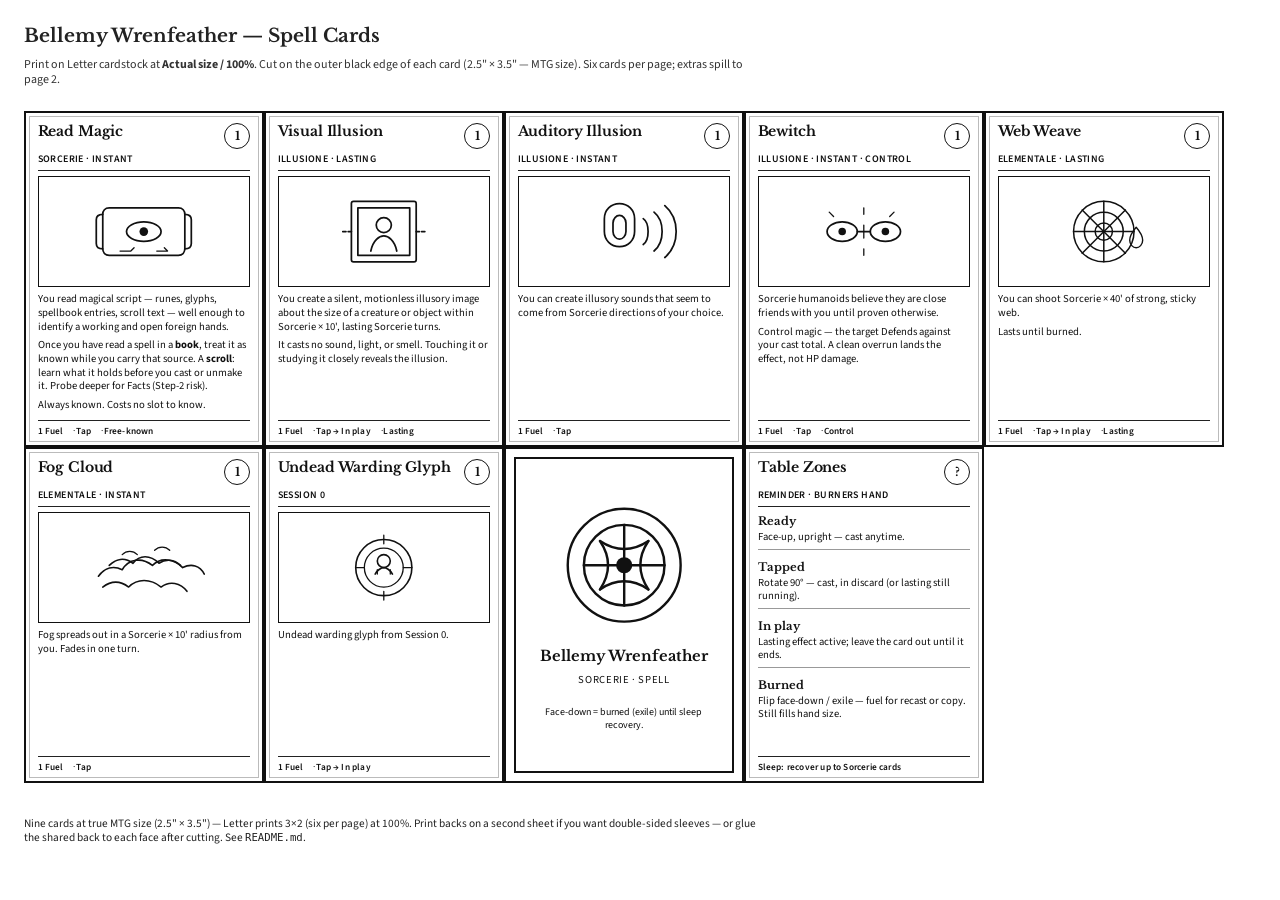
<file: lothian/characters/bellemy-spell-cards/index.html>
<!doctype html>
<html lang="en">
  <head>
    <meta charset="utf-8" />
    <meta name="viewport" content="width=device-width, initial-scale=1" />
    <title>Bellemy Wrenfeather — Spell Cards</title>
    <link rel="stylesheet" href="cards.css" />
  </head>
  <body>
    <header class="sheet-header no-print">
      <h1>Bellemy Wrenfeather — Spell Cards</h1>
      <p>
        Print on Letter cardstock at <strong>Actual size / 100%</strong>. Cut on
        the outer black edge of each card (2.5&quot; × 3.5&quot; — MTG size).
        Six cards per page; extras spill to page 2.
      </p>
    </header>

    <main class="sheet">
      <!-- Read Magic -->
      <article class="card" aria-label="Read Magic">
        <div class="card-name-row">
          <h2 class="card-name">Read Magic</h2>
          <div class="level-pip" title="Spell level">1</div>
        </div>
        <p class="type-line">Sorcerie · Instant</p>
        <div class="art" aria-hidden="true">
          <svg
            viewBox="0 0 120 80"
            fill="none"
            stroke="#111"
            stroke-width="1.6"
            stroke-linecap="round"
            stroke-linejoin="round"
          >
            <!-- open scroll -->
            <path
              d="M28 18h64c4 0 6 3 6 6v32c0 3-2 6-6 6H28c-4 0-6-3-6-6V24c0-3 2-6 6-6z"
            />
            <path d="M22 24c-4 0-6 2-6 5v22c0 3 2 5 6 5" />
            <path d="M98 24c4 0 6 2 6 5v22c0 3-2 5-6 5" />
            <!-- eye -->
            <ellipse cx="60" cy="40" rx="16" ry="9" />
            <circle cx="60" cy="40" r="4" fill="#111" stroke="none" />
            <!-- runes -->
            <path
              d="M38 58h10M48 58l3-3M72 58h10M82 58l-3-3"
              stroke-width="1.2"
            />
          </svg>
        </div>
        <div class="rules">
          <p>
            You read magical script — runes, glyphs, spellbook entries, scroll
            text — well enough to identify a working and open foreign hands.
          </p>
          <p>
            Once you have read a spell in a <strong>book</strong>, treat it as
            known while you carry that source. A <strong>scroll</strong>: learn
            what it holds before you cast or unmake it. Probe deeper for Facts
            (Step-2 risk).
          </p>
          <p>Always known. Costs no slot to know.</p>
        </div>
        <div class="footer">
          <span>1 Fuel</span>
          <span>Tap</span>
          <span>Free-known</span>
        </div>
      </article>

      <!-- Visual Illusion -->
      <article class="card" aria-label="Visual Illusion">
        <div class="card-name-row">
          <h2 class="card-name">Visual Illusion</h2>
          <div class="level-pip" title="Spell level">1</div>
        </div>
        <p class="type-line">Illusione · Lasting</p>
        <div class="art" aria-hidden="true">
          <svg
            viewBox="0 0 120 80"
            fill="none"
            stroke="#111"
            stroke-width="1.6"
            stroke-linecap="round"
            stroke-linejoin="round"
          >
            <!-- frame / mirror -->
            <rect x="30" y="12" width="60" height="56" rx="2" />
            <rect x="36" y="18" width="48" height="44" />
            <!-- silhouette figure -->
            <circle cx="60" cy="34" r="7" />
            <path d="M48 58c2-10 8-14 12-14s10 4 12 14" />
            <!-- dashed “false” mark -->
            <path d="M22 40h8M90 40h8" stroke-dasharray="3 2" />
          </svg>
        </div>
        <div class="rules">
          <p>
            You create a silent, motionless illusory image about the size of a
            creature or object within Sorcerie × 10', lasting Sorcerie turns.
          </p>
          <p>
            It casts no sound, light, or smell. Touching it or studying it
            closely reveals the illusion.
          </p>
        </div>
        <div class="footer">
          <span>1 Fuel</span>
          <span>Tap → In play</span>
          <span>Lasting</span>
        </div>
      </article>

      <!-- Auditory Illusion -->
      <article class="card" aria-label="Auditory Illusion">
        <div class="card-name-row">
          <h2 class="card-name">Auditory Illusion</h2>
          <div class="level-pip" title="Spell level">1</div>
        </div>
        <p class="type-line">Illusione · Instant</p>
        <div class="art" aria-hidden="true">
          <svg
            viewBox="0 0 120 80"
            fill="none"
            stroke="#111"
            stroke-width="1.6"
            stroke-linecap="round"
            stroke-linejoin="round"
          >
            <!-- ear / sound source -->
            <path
              d="M42 28c0-8 6-14 14-14s14 6 14 14v12c0 8-6 14-14 14s-14-6-14-14V28z"
            />
            <path d="M50 32c0-4 3-7 6-7s6 3 6 7v8c0 4-3 7-6 7s-6-3-6-7v-8z" />
            <!-- sound waves -->
            <path d="M78 28c6 4 6 20 0 24" />
            <path d="M88 22c10 8 10 28 0 36" />
            <path d="M98 16c14 12 14 36 0 48" />
          </svg>
        </div>
        <div class="rules">
          <p>
            You can create illusory sounds that seem to come from Sorcerie
            directions of your choice.
          </p>
        </div>
        <div class="footer">
          <span>1 Fuel</span>
          <span>Tap</span>
        </div>
      </article>

      <!-- Bewitch -->
      <article class="card" aria-label="Bewitch">
        <div class="card-name-row">
          <h2 class="card-name">Bewitch</h2>
          <div class="level-pip" title="Spell level">1</div>
        </div>
        <p class="type-line">Illusione · Instant · Control</p>
        <div class="art" aria-hidden="true">
          <svg
            viewBox="0 0 120 80"
            fill="none"
            stroke="#111"
            stroke-width="1.6"
            stroke-linecap="round"
            stroke-linejoin="round"
          >
            <!-- two eyes linked -->
            <ellipse cx="40" cy="40" rx="14" ry="9" />
            <circle cx="40" cy="40" r="3.5" fill="#111" stroke="none" />
            <ellipse cx="80" cy="40" rx="14" ry="9" />
            <circle cx="80" cy="40" r="3.5" fill="#111" stroke="none" />
            <!-- bond -->
            <path d="M54 40h12" />
            <path d="M60 34v12" stroke-width="1.2" />
            <!-- spark marks -->
            <path
              d="M60 18v6M60 56v6M28 22l4 4M88 22l-4 4"
              stroke-width="1.2"
            />
          </svg>
        </div>
        <div class="rules">
          <p>
            Sorcerie humanoids believe they are close friends with you until
            proven otherwise.
          </p>
          <p>
            Control magic — the target Defends against your cast total. A clean
            overrun lands the effect, not HP damage.
          </p>
        </div>
        <div class="footer">
          <span>1 Fuel</span>
          <span>Tap</span>
          <span>Control</span>
        </div>
      </article>

      <!-- Web Weave -->
      <article class="card" aria-label="Web Weave">
        <div class="card-name-row">
          <h2 class="card-name">Web Weave</h2>
          <div class="level-pip" title="Spell level">1</div>
        </div>
        <p class="type-line">Elementale · Lasting</p>
        <div class="art" aria-hidden="true">
          <svg
            viewBox="0 0 120 80"
            fill="none"
            stroke="#111"
            stroke-width="1.4"
            stroke-linecap="round"
            stroke-linejoin="round"
          >
            <!-- web -->
            <circle cx="60" cy="40" r="8" />
            <circle cx="60" cy="40" r="18" />
            <circle cx="60" cy="40" r="28" />
            <line x1="60" y1="12" x2="60" y2="68" />
            <line x1="32" y1="40" x2="88" y2="40" />
            <line x1="40" y1="20" x2="80" y2="60" />
            <line x1="80" y1="20" x2="40" y2="60" />
            <!-- droplet sticky hint -->
            <path
              d="M96 48c0 4-3 7-6 7s-6-3-6-7c0-5 6-12 6-12s6 7 6 12z"
              stroke-width="1.3"
            />
          </svg>
        </div>
        <div class="rules">
          <p>You can shoot Sorcerie × 40' of strong, sticky web.</p>
          <p>Lasts until burned.</p>
        </div>
        <div class="footer">
          <span>1 Fuel</span>
          <span>Tap → In play</span>
          <span>Lasting</span>
        </div>
      </article>

      <!-- Fog Cloud -->
      <article class="card" aria-label="Fog Cloud">
        <div class="card-name-row">
          <h2 class="card-name">Fog Cloud</h2>
          <div class="level-pip" title="Spell level">1</div>
        </div>
        <p class="type-line">Elementale · Instant</p>
        <div class="art" aria-hidden="true">
          <svg
            viewBox="0 0 120 80"
            fill="none"
            stroke="#111"
            stroke-width="1.5"
            stroke-linecap="round"
            stroke-linejoin="round"
          >
            <!-- fog banks -->
            <path
              d="M18 48c6-8 14-10 22-6 6-10 18-12 28-4 8-8 20-6 28 2 8-4 16-2 20 6"
            />
            <path d="M22 58c8-6 16-6 24 0 8-8 20-8 30 0 8-6 18-4 24 4" />
            <path d="M28 38c6-6 14-8 22-2 6-8 16-8 24 0 6-4 14-4 20 2" />
            <!-- wisps -->
            <path
              d="M40 28c4-4 10-4 14 0M70 24c4-4 10-4 14 0"
              stroke-width="1.2"
            />
          </svg>
        </div>
        <div class="rules">
          <p>
            Fog spreads out in a Sorcerie × 10' radius from you. Fades in one
            turn.
          </p>
        </div>
        <div class="footer">
          <span>1 Fuel</span>
          <span>Tap</span>
        </div>
      </article>

      <!-- Undead Warding Glyph -->
      <article class="card" aria-label="Undead Warding Glyph">
        <div class="card-name-row">
          <h2 class="card-name">Undead Warding Glyph</h2>
          <div class="level-pip" title="Spell level">1</div>
        </div>
        <p class="type-line">Session 0</p>
        <div class="art" aria-hidden="true">
          <svg
            viewBox="0 0 120 80"
            fill="none"
            stroke="#111"
            stroke-width="1.5"
            stroke-linecap="round"
            stroke-linejoin="round"
          >
            <!-- ward glyph / circle -->
            <circle cx="60" cy="40" r="26" />
            <circle cx="60" cy="40" r="18" stroke-width="1.2" />
            <!-- skull ward mark -->
            <circle cx="60" cy="34" r="6" />
            <path d="M52 46c2-4 6-6 8-6s6 2 8 6" />
            <path d="M54 42v4M66 42v4" stroke-width="1.2" />
            <!-- radiance ticks -->
            <path d="M60 10v8M60 62v8M34 40h8M78 40h8" stroke-width="1.2" />
          </svg>
        </div>
        <div class="rules">
          <p>Undead warding glyph from Session 0.</p>
        </div>
        <div class="footer">
          <span>1 Fuel</span>
          <span>Tap → In play</span>
        </div>
      </article>

      <!-- Card back -->
      <article class="card back" aria-label="Card back">
        <svg
          class="back-mark"
          viewBox="0 0 100 100"
          fill="none"
          stroke="#111"
          stroke-width="1.8"
          stroke-linecap="round"
          stroke-linejoin="round"
          aria-hidden="true"
        >
          <circle cx="50" cy="50" r="42" />
          <circle cx="50" cy="50" r="30" />
          <!-- knot / rune -->
          <path d="M50 20v60M20 50h60" />
          <path d="M32 32c12 8 24 8 36 0M32 68c12-8 24-8 36 0" />
          <path d="M32 68c8-12 8-24 0-36M68 68c-8-12-8-24 0-36" />
          <circle cx="50" cy="50" r="6" fill="#111" stroke="none" />
        </svg>
        <p class="back-title">Bellemy Wrenfeather</p>
        <p class="back-sub">Sorcerie · Spell</p>
        <p class="back-note">
          Face-down = burned (exile) until sleep recovery.
        </p>
      </article>

      <!-- Zones reminder -->
      <article class="card zones" aria-label="Table zones">
        <div class="card-name-row">
          <h2 class="card-name">Table Zones</h2>
          <div class="level-pip" title="Reminder">?</div>
        </div>
        <p class="type-line">Reminder · Burners hand</p>
        <ul class="zones-list">
          <li>
            <strong>Ready</strong>
            Face-up, upright — cast anytime.
          </li>
          <li>
            <strong>Tapped</strong>
            Rotate 90° — cast, in discard (or lasting still running).
          </li>
          <li>
            <strong>In play</strong>
            Lasting effect active; leave the card out until it ends.
          </li>
          <li>
            <strong>Burned</strong>
            Flip face-down / exile — fuel for recast or copy. Still fills hand
            size.
          </li>
        </ul>
        <div class="footer">
          <span>Sleep: recover up to Sorcerie cards</span>
        </div>
      </article>
    </main>

    <p class="cut-hint">
      Nine cards at true MTG size (2.5&quot; × 3.5&quot;) — Letter prints 3×2
      (six per page) at 100%. Print backs on a second sheet if you want
      double-sided sleeves — or glue the shared back to each face after cutting.
      See <code>README.md</code>.
    </p>
  </body>
</html>
</file>
<file: lothian/characters/bellemy-spell-cards/cards.css>
/* Bellemy Wrenfeather — Burners spell cards
   True MTG / poker size: 2.5in × 3.5in
   Letter print: 3×2 per page (6 cards) at 100% — extra cards flow to page 2 */

@import url("https://fonts.googleapis.com/css2?family=Libre+Baskerville:wght@400;700&family=Source+Sans+3:wght@400;600;700&display=swap");

:root {
  --card-w: 2.5in;
  --card-h: 3.5in;
  --ink: #111;
  --rule: #222;
  --gap: 0;
  --page-pad: 0.25in;
}

*,
*::before,
*::after {
  box-sizing: border-box;
}

html {
  -webkit-print-color-adjust: exact;
  print-color-adjust: exact;
}

body {
  margin: 0;
  padding: var(--page-pad);
  color: var(--ink);
  background: none;
  font-family: "Source Sans 3", "Helvetica Neue", Helvetica, Arial, sans-serif;
  font-size: 9pt;
  line-height: 1.25;
}

.sheet-header {
  max-width: 7.75in;
  margin: 0 0 0.25in;
}

.sheet-header h1 {
  margin: 0 0 0.1in;
  font-family: "Libre Baskerville", Georgia, serif;
  font-size: 14pt;
  font-weight: 700;
}

.sheet-header p {
  margin: 0;
  font-size: 9pt;
  color: #333;
}

.sheet {
  display: flex;
  flex-wrap: wrap;
  gap: var(--gap);
  align-content: flex-start;
  max-width: calc(3 * var(--card-w) + 2 * var(--gap));
}

/* ---- Card shell ---- */

.card {
  width: var(--card-w);
  height: var(--card-h);
  border: 1.5pt solid var(--ink);
  display: flex;
  flex-direction: column;
  padding: 0.1in 0.12in 0.08in;
  position: relative;
  page-break-inside: avoid;
  break-inside: avoid;
  overflow: hidden;
  background: none;
}

.card::before {
  content: "";
  position: absolute;
  inset: 0.03in;
  border: 0.5pt solid #bbb;
  pointer-events: none;
}

.card-name-row {
  display: flex;
  align-items: flex-start;
  justify-content: space-between;
  gap: 0.06in;
  z-index: 1;
}

.card-name {
  margin: 0;
  font-family: "Libre Baskerville", Georgia, serif;
  font-size: 10.5pt;
  font-weight: 700;
  line-height: 1.15;
  letter-spacing: -0.01em;
}

.level-pip {
  flex: 0 0 auto;
  width: 0.28in;
  height: 0.28in;
  border: 1.25pt solid var(--ink);
  border-radius: 50%;
  display: flex;
  align-items: center;
  justify-content: center;
  font-family: "Libre Baskerville", Georgia, serif;
  font-size: 9pt;
  font-weight: 700;
  line-height: 1;
}

.type-line {
  margin: 0.04in 0 0.06in;
  font-size: 7.5pt;
  font-weight: 600;
  text-transform: uppercase;
  letter-spacing: 0.04em;
  border-bottom: 0.75pt solid var(--rule);
  padding-bottom: 0.04in;
  z-index: 1;
}

.art {
  flex: 0 0 auto;
  height: 1.15in;
  border: 1pt solid var(--ink);
  display: flex;
  align-items: center;
  justify-content: center;
  margin-bottom: 0.06in;
  z-index: 1;
  background: none;
}

.art svg {
  width: 1.35in;
  height: 0.95in;
  display: block;
}

.rules {
  flex: 1 1 auto;
  font-size: 8pt;
  line-height: 1.28;
  z-index: 1;
  overflow: hidden;
}

.rules p {
  margin: 0 0 0.05in;
}

.rules p:last-child {
  margin-bottom: 0;
}

.footer {
  margin-top: auto;
  padding-top: 0.05in;
  border-top: 0.75pt solid var(--rule);
  font-size: 7pt;
  font-weight: 600;
  letter-spacing: 0.02em;
  z-index: 1;
  display: flex;
  flex-wrap: wrap;
  gap: 0.04in 0.1in;
}

.footer span::before {
  content: "·";
  margin-right: 0.08em;
  margin-left: 0.02em;
  font-weight: 400;
}

.footer span:first-child::before {
  content: none;
  margin: 0;
}

/* ---- Card back ---- */

.card.back {
  align-items: center;
  justify-content: center;
  text-align: center;
  padding: 0.2in;
}

.card.back::before {
  inset: 0.08in;
  border: 1.5pt double var(--ink);
}

.back-mark {
  width: 1.4in;
  height: 1.4in;
  margin: 0 auto 0.15in;
}

.back-title {
  margin: 0;
  font-family: "Libre Baskerville", Georgia, serif;
  font-size: 11pt;
  font-weight: 700;
}

.back-sub {
  margin: 0.08in 0 0;
  font-size: 8pt;
  letter-spacing: 0.06em;
  text-transform: uppercase;
}

.back-note {
  margin: 0.2in 0 0;
  font-size: 7.5pt;
  line-height: 1.3;
  max-width: 1.9in;
}

/* ---- Zones reminder ---- */

.card.zones .type-line {
  margin-bottom: 0.08in;
}

.zones-list {
  list-style: none;
  margin: 0;
  padding: 0;
  z-index: 1;
  font-size: 8pt;
}

.zones-list li {
  margin: 0 0 0.1in;
  padding-bottom: 0.06in;
  border-bottom: 0.5pt solid #999;
}

.zones-list li:last-child {
  border-bottom: none;
  margin-bottom: 0;
}

.zones-list strong {
  font-family: "Libre Baskerville", Georgia, serif;
  font-size: 8.5pt;
  display: block;
  margin-bottom: 0.02in;
}

/* ---- Screen helpers ---- */

.cut-hint {
  margin: 0.35in 0 0;
  max-width: 7.75in;
  font-size: 8.5pt;
  color: #444;
}

.cut-hint code {
  font-size: 8pt;
}

@media screen {
  .sheet-header,
  .cut-hint {
    color: #222;
  }
}

@media print {
  @page {
    size: letter;
    margin: 0.35in;
  }

  body {
    padding: 0;
    background: none;
  }

  .sheet-header,
  .cut-hint,
  .no-print {
    display: none !important;
  }

  .sheet {
    gap: 0;
    max-width: none;
  }

  .card::before {
    border-color: #ccc;
  }
}
</file>
